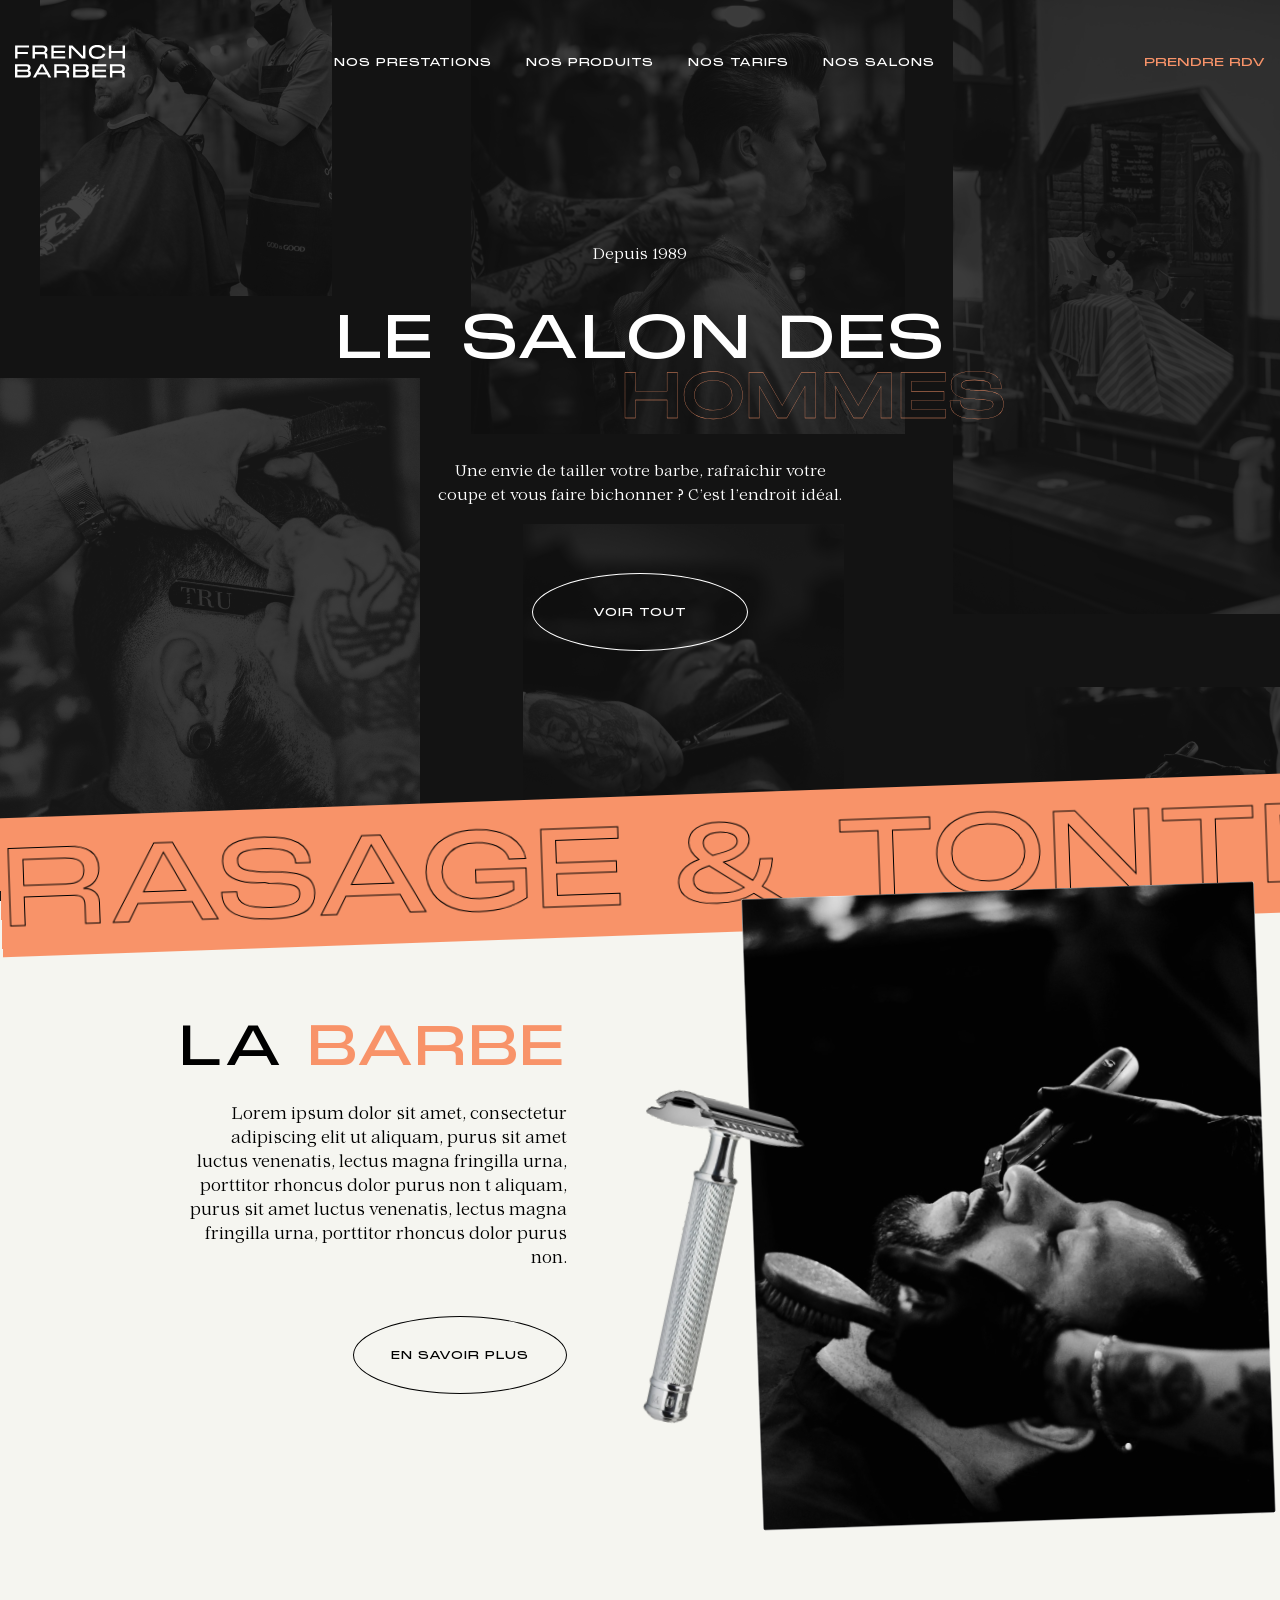
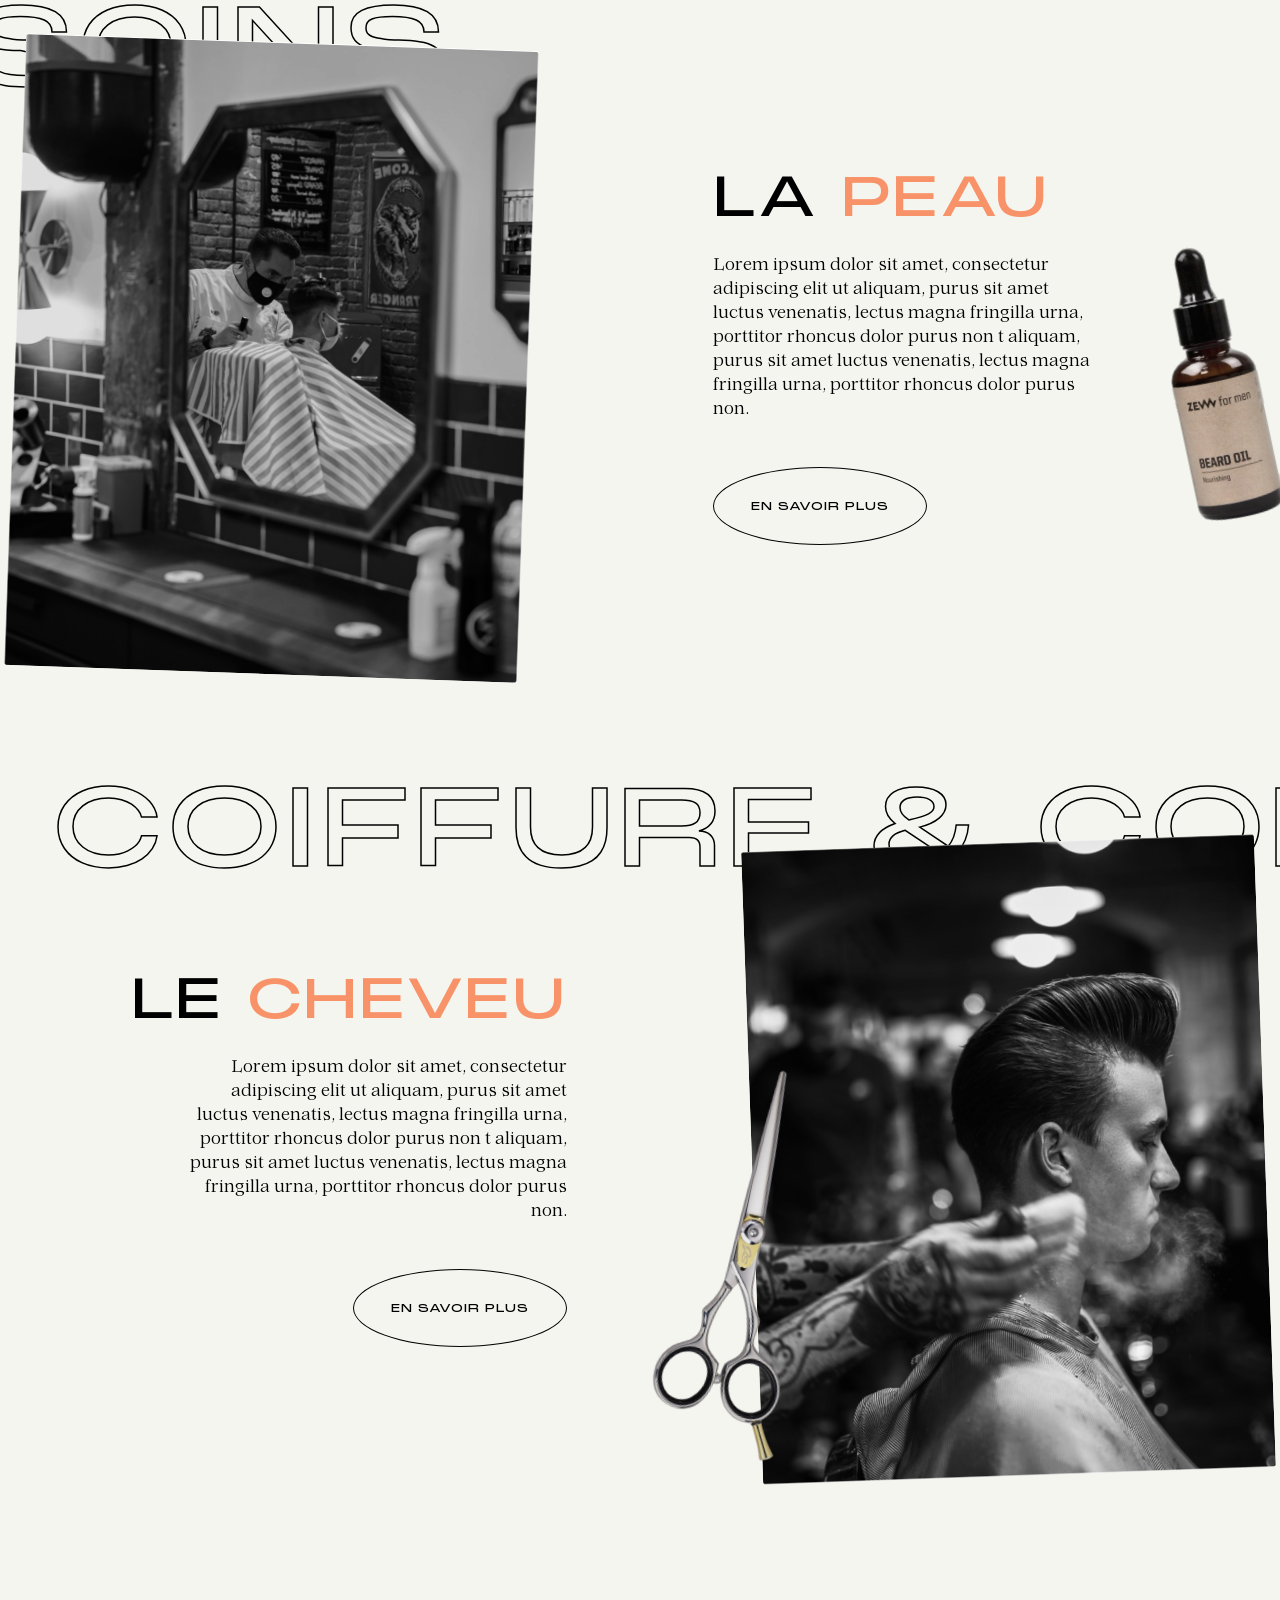
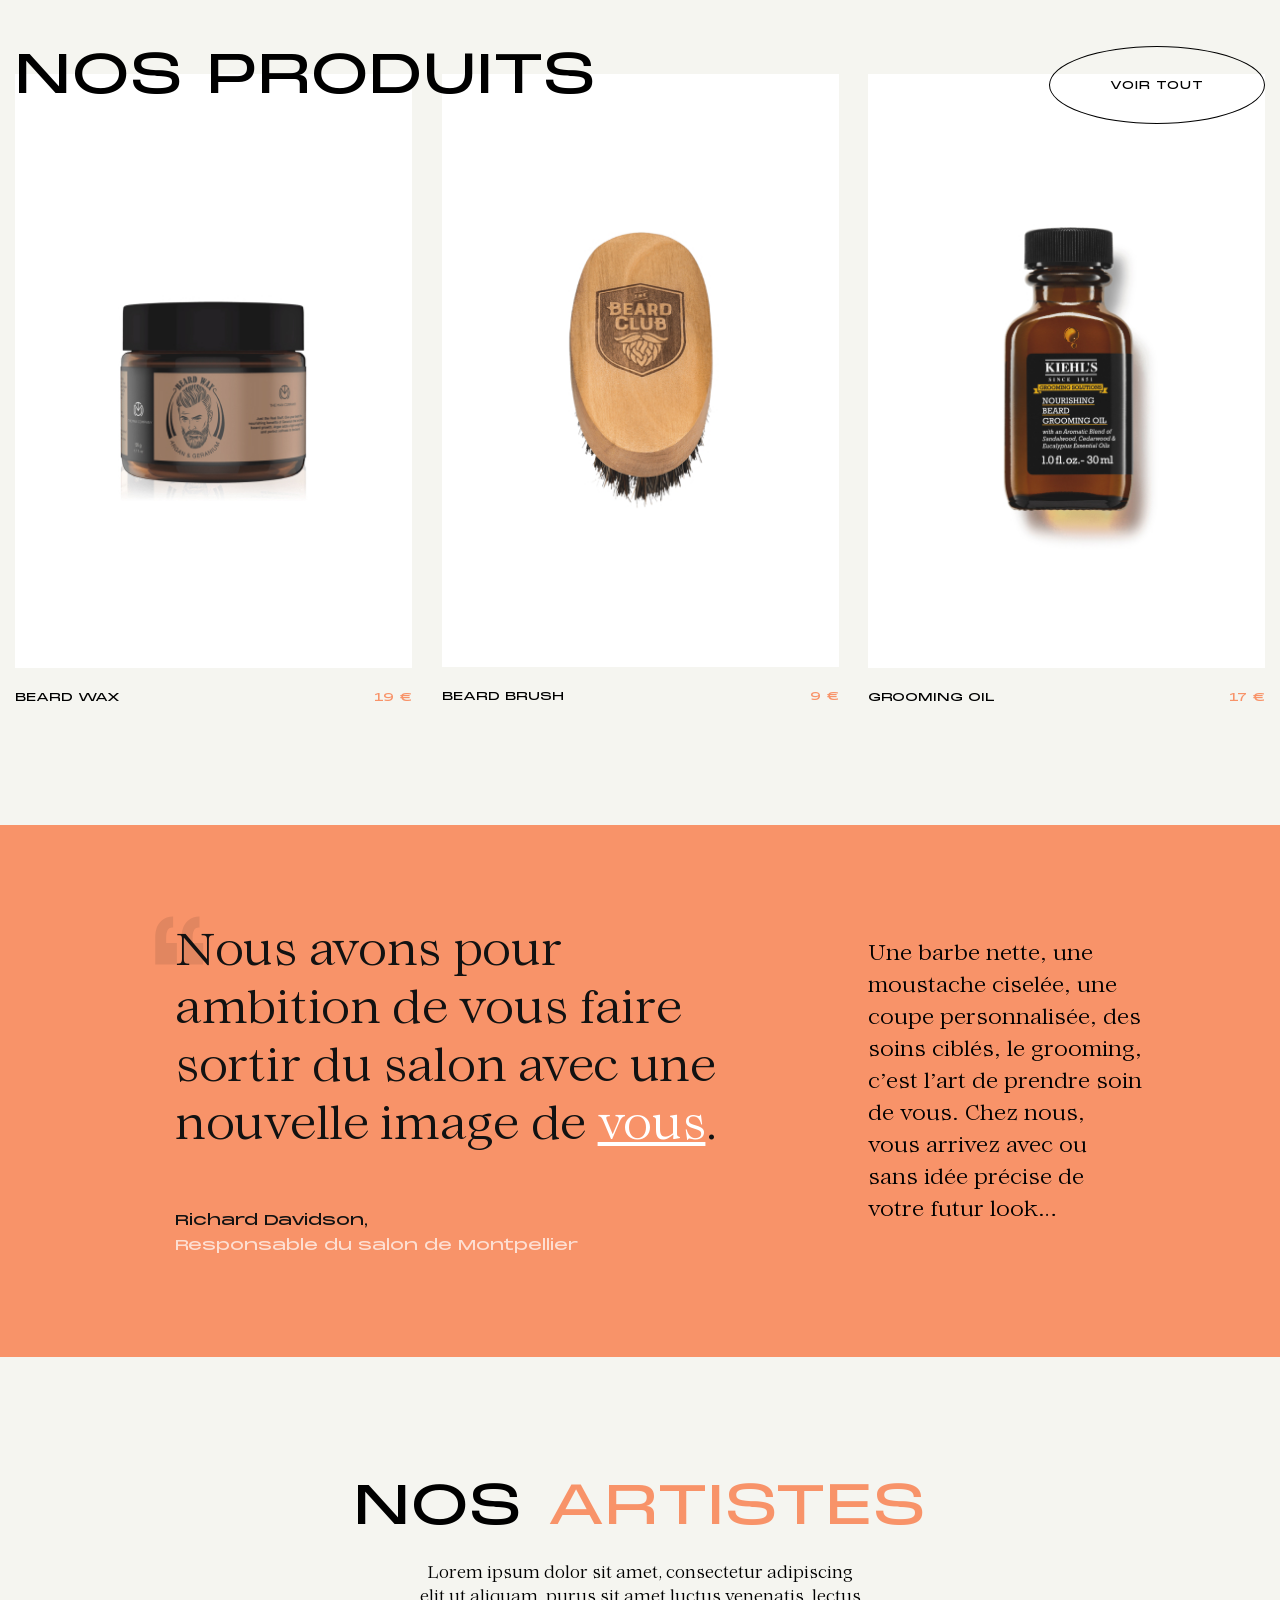
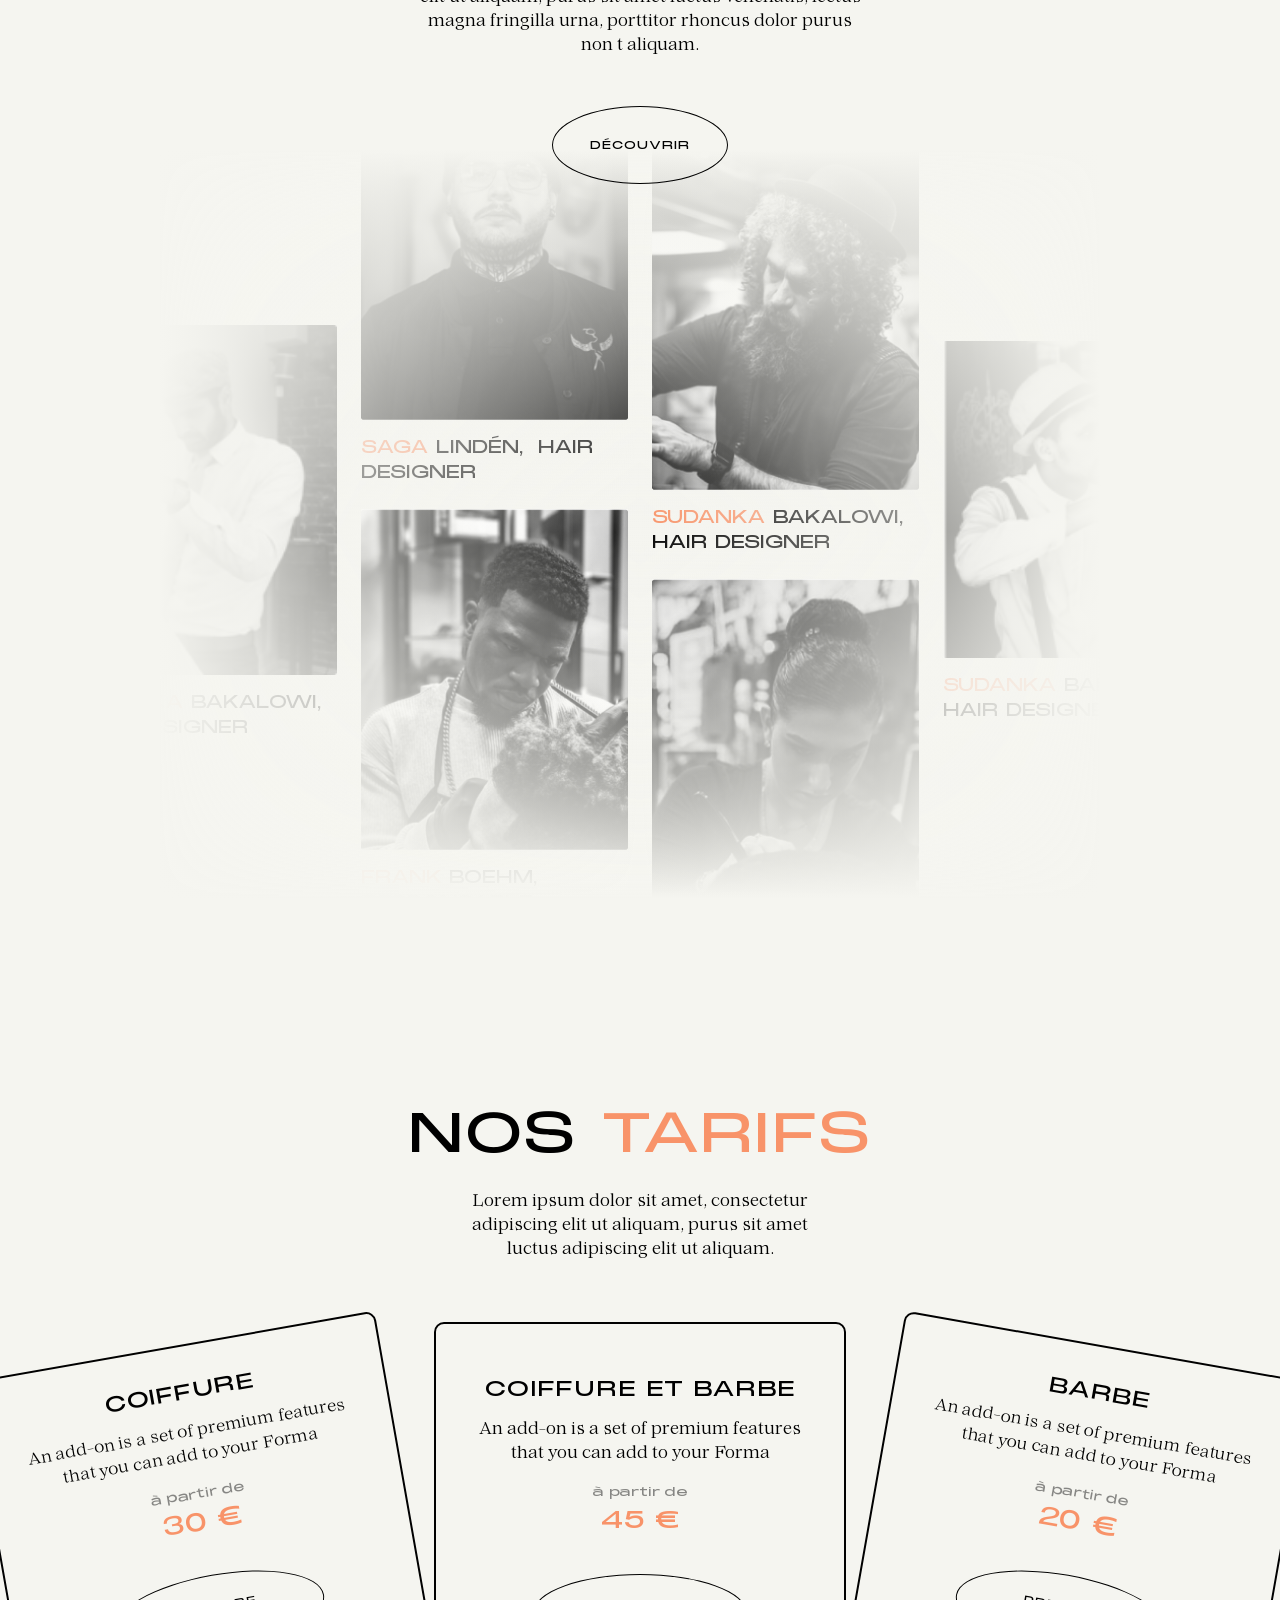
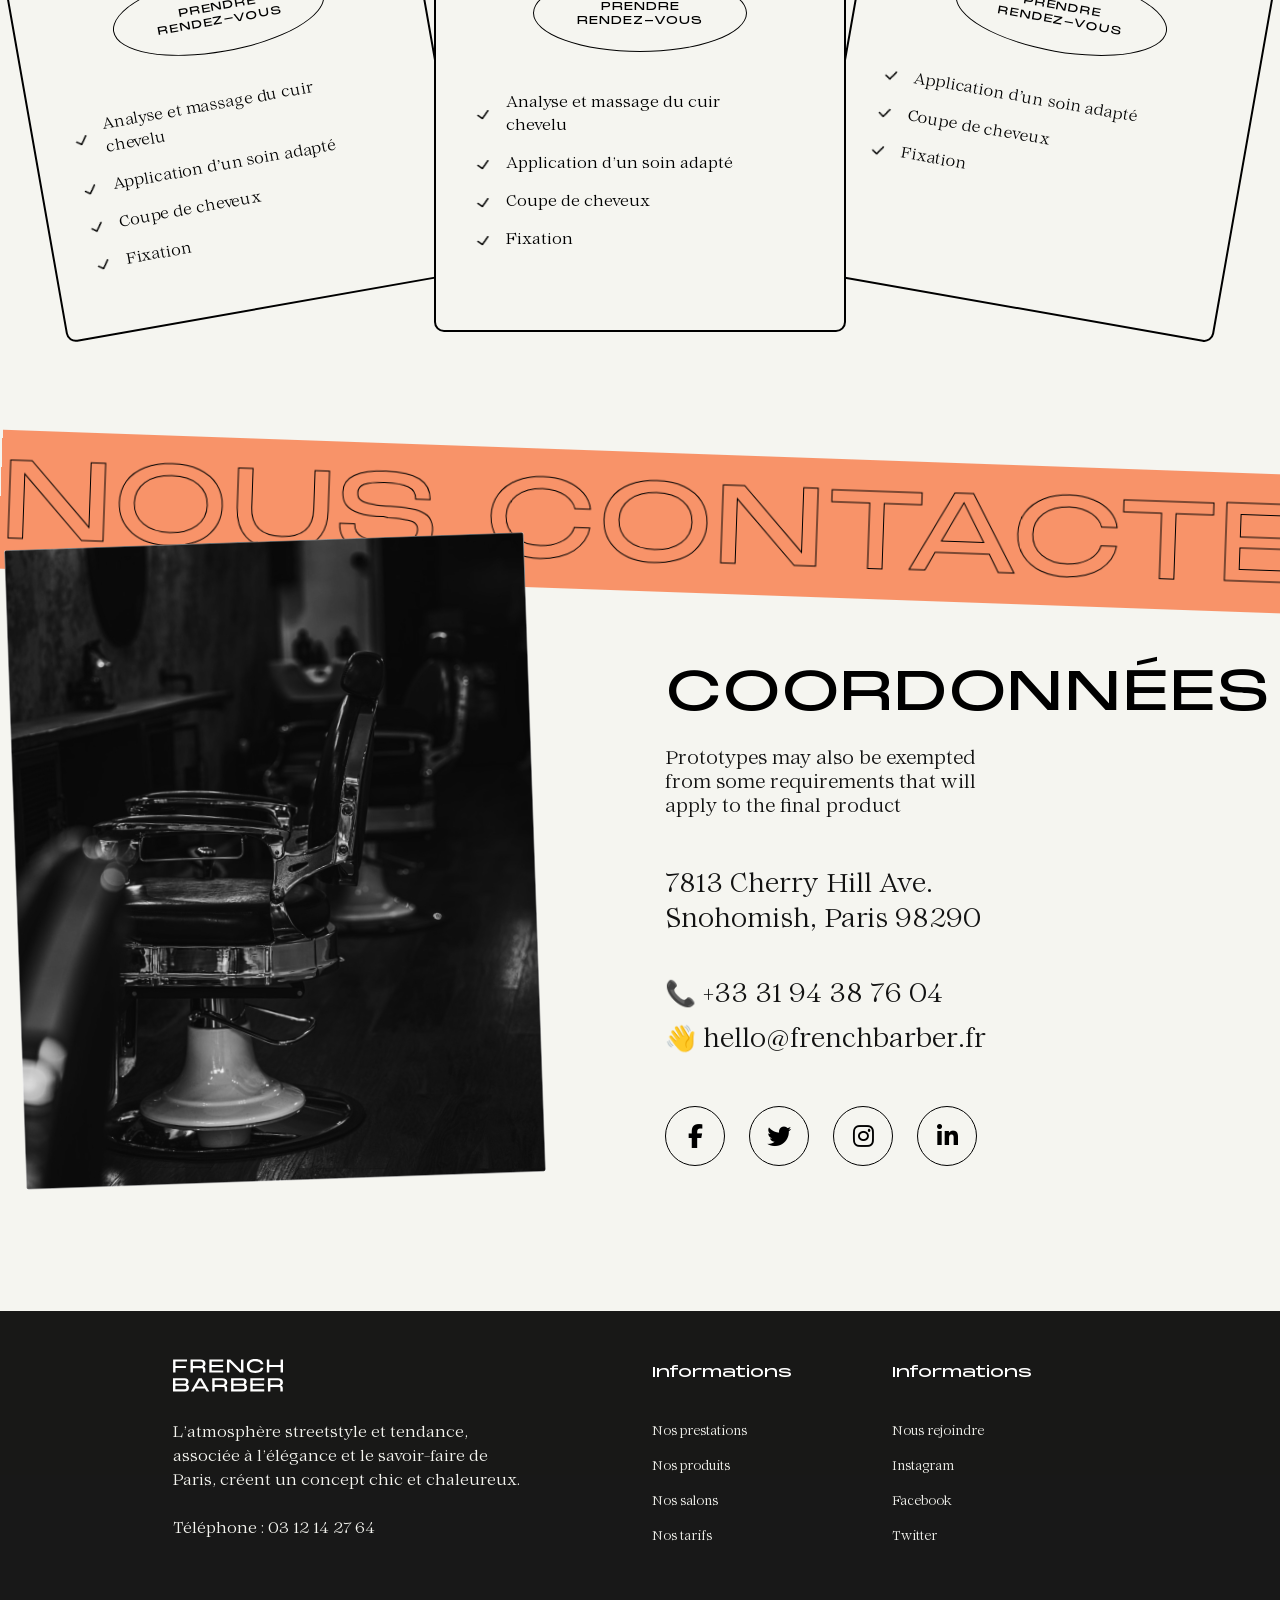
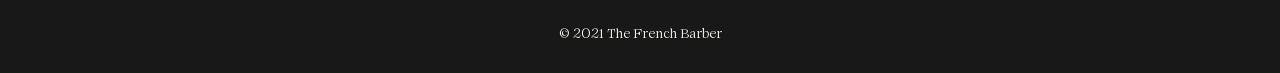
<file: French-Baber/index.html>
<!DOCTYPE html>
<html lang="en">

<head>
    <meta charset="UTF-8">
    <meta name="viewport" content="width=device-width, initial-scale=1.0">
    <title>FRENCH BABER</title>
    <link rel="stylesheet" href="https://cdnjs.cloudflare.com/ajax/libs/font-awesome/6.6.0/css/all.min.css" />
    <link rel="stylesheet" href="assets/css/animate.css">
    <link rel="stylesheet" href="assets/css/slick.css">
    <link rel="stylesheet" href="assets/css/bootstrap.min.css">
    <link rel="stylesheet" href="assets/css/style.css">
</head>

<body>

    <header class="header">
        <div class="container">
            <div class="header-wrapper">
                <div class="logo"><a href="#"><img src="assets/image/Logo.svg" alt="logo"></a></div>
                <ul class="menu-bar">
                    <li><a href="#">Nos prestations</a></li>
                    <li><a href="#">Nos PRODUITS</a></li>
                    <li><a href="#">Nos TARIFS</a></li>
                    <li><a href="#">Nos SALONS</a></li>
                    <li class="mobile-links"><a href="#">Le Salon</a></li>
                    <li class="mobile-links"><a href="#">Les Prestations</a></li>
                    <li class="mobile-links"><a href="#">Les Produits</a></li>
                    <li class="mobile-links"><a href="#">Nos Tarifs</a></li>
                    <li class="mobile-links"><a href="#">Contact 👋</a></li>
                </ul>
                <div class="header-right">
                    <a href="#">PRENDRE RDV</a>
                    <button class="toggle-btn">MENU</button>
                </div>
            </div>
        </div>
    </header>

    <section class="banner">
        <img src="assets/image/banner-bg-sm.png" alt="" class="banner-bg-sm">
        <div class="image-bg__1 wow bounceInDown" data-wow-duration="1s" data-wow-delay="0.5s"><img src="assets/image/banner-bg-image-1.jpg" alt=""></div>
        <div class="image-bg__2 wow bounceInDown" data-wow-duration="1s" data-wow-delay="1.2s"><img src="assets/image/banner-bg-image-2.jpg" alt=""></div>
        <div class="image-bg__3 wow bounceInRight" data-wow-duration="1s" data-wow-delay="0.8s"><img src="assets/image/banner-bg-image-3.jpg" alt=""></div>
        <div class="image-bg__4 wow bounceInLeft" data-wow-duration="1s"><img src="assets/image/banner-bg-image-4.jpg" alt=""></div>
        <div class="image-bg__5 wow bounceInUp" data-wow-duration="1s" data-wow-delay="2s"><img src="assets/image/banner-bg-image-5.jpg" alt=""></div>
        <div class="image-bg__6 wow bounceInRight" data-wow-duration="1s" data-wow-delay="1.6s"><img src="assets/image/banner-bg-image-6.jpg" alt=""></div>
        <div class="container">
            <div class="banner-content wow fadeInLeftBig" data-wow-duration="0.8s" data-wow-delay="2.4s">
                <span>Depuis 1989</span>
                <h1>le salon des <strong>hommes</strong></h1>
                <p class="paragraphe">Une envie de tailler votre barbe, rafraîchir votre coupe et vous faire bichonner ?
                    C’est l’endroit idéal.</p>
                <a class="primary-btn" href="#">VOIR TOUT</a>
            </div>
        </div>
    </section>

    <section class="marquee-wrap">
        <div class="marquee">
            <span>RASAGE & TONTE&nbsp;</span>
            <span>RASAGE & TONTE&nbsp;</span>
            <span>RASAGE & TONTE&nbsp;</span>
            <span>RASAGE & TONTE&nbsp;</span>
        </div>
    </section>

    <section class="services-area">
        <div class="container">
            <div class="services-wrap">
                <div class="services-detail">
                    <h2>LA <span>BARBE</span></h2>
                    <p>Lorem ipsum dolor sit amet, consectetur adipiscing elit ut aliquam, purus sit amet luctus
                        venenatis, lectus magna fringilla urna, porttitor rhoncus dolor purus non t aliquam, purus sit
                        amet luctus venenatis, lectus magna fringilla urna, porttitor rhoncus dolor purus non.
                    </p>
                    <a class="primary-btn" href="#">EN SAVOIR PLUS</a>
                </div>
                <div class="services-image wow tada" data-wow-duration="1s" data-wow-offset="300">
                    <img class="main_img" src="assets/image/services-image-1.jpg" alt="">
                    <img src="assets/image/prestation_product.png" alt="" class="float-img">
                </div>
            </div>
            <div class="services-wrap">
                <span class="title-bg">SOINS</span>
                <img src="assets/image/product-cream-image.png" alt="" class="product-cream">
                <div class="services-detail">
                    <h2>LA <span>PEAU</span></h2>
                    <p>Lorem ipsum dolor sit amet, consectetur adipiscing elit ut aliquam, purus sit amet luctus
                        venenatis, lectus magna fringilla urna, porttitor rhoncus dolor purus non t aliquam, purus sit
                        amet luctus venenatis, lectus magna fringilla urna, porttitor rhoncus dolor purus non.
                    </p>
                    <a class="primary-btn" href="#">EN SAVOIR PLUS</a>
                </div>
                <div class="services-image wow tada" data-wow-duration="1s" data-wow-offset="150" data-wow-delay="0.2s">
                    <img class="main_img" src="assets/image/services-image-2.jpg" alt="">
                </div>
            </div>
            <div class="services-wrap">
                <span class="title-bg">COIFFURE & COLO</span>
                <div class="services-detail">
                    <h2>LE <span>CHEVEU</span></h2>
                    <p>Lorem ipsum dolor sit amet, consectetur adipiscing elit ut aliquam, purus sit amet luctus
                        venenatis, lectus magna fringilla urna, porttitor rhoncus dolor purus non t aliquam, purus sit
                        amet luctus venenatis, lectus magna fringilla urna, porttitor rhoncus dolor purus non.
                    </p>
                    <a class="primary-btn" href="#">EN SAVOIR PLUS</a>
                </div>
                <div class="services-image wow tada" data-wow-duration="1s" data-wow-offset="150" data-wow-delay="0.2s">
                    <img class="main_img" src="assets/image/services-image-3.jpg" alt="">
                    <img src="assets/image/ciseaux-haircut.png" alt="" class="float-img">
                </div>
            </div>
        </div>
    </section>

    <section class="our-product">
        <div class="container">
            <div class="product-heading">
                <h2>nos produits</h2>
                <a class="primary-btn" href="#">VOIR TOUT</a>
            </div>
            <div class="product-wrapper">
                <div class="product-col wow bounceInLeft" data-wow-duration="1s" data-wow-offset="300">
                    <img src="assets/image/product-image-1.jpg" alt="">
                    <h5>BEARD WAX <span>19 €</span></h5>
                </div>
                <div class="product-col wow bounceIn" data-wow-duration="1s" data-wow-offset="300" data-wow-delay="0.3s">
                    <img src="assets/image/product-image-2.jpg" alt="">
                    <h5>BEARD BRUSH <span>9 €</span></h5>
                </div>
                <div class="product-col wow bounceInRight" data-wow-duration="1s" data-wow-offset="300" data-wow-delay="0.4s">
                    <img src="assets/image/product-image-3.jpg" alt="">
                    <h5>GROOMING OIL <span>17 €</span></h5>
                </div>
            </div>
        </div>
    </section>

    <section class="salon-detail">
        <div class="container">
            <div class="salon-detail-wrap">
                <div class="left-text-box">
                    <img src="assets/image/icon-quotes.svg" alt="">
                    <h3>Nous avons pour ambition de vous faire sortir du salon avec une nouvelle image de
                        <span>vous</span>.
                    </h3>
                    <h6>Richard Davidson, <span>Responsable du salon de Montpellier</span></h6>
                </div>
                <div class="right-text-box">
                    <p>Une barbe nette, une moustache ciselée, une coupe personnalisée, des soins ciblés, le grooming,
                        c’est l’art de prendre soin de vous. Chez nous, vous arrivez avec ou sans idée précise de votre
                        futur look…
                    </p>
                </div>
            </div>
        </div>
    </section>

    <section class="our-artists">
        <div class="container">
            <div class="title-area">
                <h2>NOS <span>ARTISTES</span></h2>
                <p>Lorem ipsum dolor sit amet, consectetur adipiscing elit ut aliquam, purus sit amet luctus venenatis,
                    lectus magna fringilla urna, porttitor rhoncus dolor purus
                    non t aliquam.
                </p>
                <a class="primary-btn" href="#">DÉCOUVRIR</a>
            </div>
            <div class="artist-gallery-wrap">
                <div class="row artists-wrapper">
                    <div class="col-6 col-sm-6 col-lg-3 artists-collumn">
                        <div class="artists-image">
                            <img src="assets/image/artist-image-1.jpg" alt="">
                            <h5><span>Sudanka</span> Bakalowi, Hair Designer</h5>
                        </div>
                    </div>
                    <div class="col-sm-12 col-lg-6 artists-collumn">
                        <div class="row">
                            <div class="col-6 artists-collumn-inner">
                                <div class="artists-image">
                                    <img src="assets/image/artist-image-2.jpg" alt="">
                                    <h5><span>Saga</span> Lindén,  Hair Designer</h5>
                                </div>
                            </div>
                            <div class="col-6 artists-collumn-inner">
                                <div class="artists-image">
                                    <img src="assets/image/artist-image-3.jpg" alt="">
                                    <h5><span>Sudanka</span> Bakalowi, Hair Designer</h5>
                                </div>
                            </div>
                            <div class="col-6 artists-collumn-inner">
                                <div class="artists-image">
                                    <img src="assets/image/artist-image-4.jpg" alt="">
                                    <h5><span>Frank</span> Boehm, Responsable</h5>
                                </div>
                            </div>
                            <div class="col-6 artists-collumn-inner">
                                <div class="artists-image">
                                    <img src="assets/image/artist-image-5.jpg" alt="">
                                    <h5><span>Sudanka</span> Kalloper, Hair Designer</h5>
                                </div>
                            </div>
                        </div>
                    </div>
                    <div class="col-6 col-sm-6 col-lg-3 artists-collumn">
                        <div class="artists-image">
                            <img src="assets/image/artist-image-6.jpg" alt="">
                            <h5><span>Sudanka</span> Bakalowi, Hair Designer</h5>
                        </div>
                    </div>
                </div>
            </div>
        </div>
    </section>

    <section class="our-prices">
        <div class="container">
            <div class="prices-heading">
                <h2>NOS <span>TARIFS</span></h2>
                <p>Lorem ipsum dolor sit amet, consectetur adipiscing elit ut aliquam, purus sit amet luctus
                    adipiscing elit ut aliquam.
                </p>
            </div>
            <div class="prices-wrapper">
                <div class="prices-card">
                    <h4>Coiffure</h4>
                    <p>An add-on is a set of premium features that you can add to your Forma</p>
                    <h5><span>à partir de</span> 30 €</h5>
                    <a class="primary-btn" href="#">PRENDRE<span>RENDEZ-VOUS</span></a>
                    <ul>
                        <li>Analyse et massage du cuir chevelu</li>
                        <li>Application d’un soin adapté</li>
                        <li>Coupe de cheveux</li>
                        <li>Fixation</li>
                    </ul>
                </div>
                <div class="prices-card middle">
                    <h4>Coiffure ET BARBE</h4>
                    <p>An add-on is a set of premium features that you can add to your Forma</p>
                    <h5><span>à partir de</span> 45 €</h5>
                    <a class="primary-btn" href="#">PRENDRE<span>RENDEZ-VOUS</span></a>
                    <ul>
                        <li>Analyse et massage du cuir chevelu</li>
                        <li>Application d’un soin adapté</li>
                        <li>Coupe de cheveux</li>
                        <li>Fixation</li>
                    </ul>
                </div>
                <div class="prices-card">
                    <h4>BARBE</h4>
                    <p>An add-on is a set of premium features that you can add to your Forma</p>
                    <h5><span>à partir de</span> 20 €</h5>
                    <a class="primary-btn" href="#">PRENDRE<span>RENDEZ-VOUS</span></a>
                    <ul>
                        <li>Application d’un soin adapté</li>
                        <li>Coupe de cheveux</li>
                        <li>Fixation</li>
                    </ul>
                </div>
            </div>
        </div>
    </section>

    <section class="contact-us">
        <div class="marquee-wrap contact-marquee">
            <div class="marquee">
                <span>nous contacter &nbsp;</span>
                <span>nous contacter &nbsp;</span>
                <span>nous contacter &nbsp;</span>
                <span>nous contacter &nbsp;</span>
            </div>
        </div>
        <div class="container">
            <div class="contact-wrapper">
                <div class="contact-image"><img src="assets/image/contact-us-image.jpg" alt=""></div>
                <div class="contact-detail">
                    <h2>coordonnées</h2>
                    <p>Prototypes may also be exempted from some requirements that will apply to the final product</p>
                    <div class="location">7813 Cherry Hill Ave. <span> Snohomish, Paris 98290</span></div>
                    <div class="contact-option">
                        <a href="tel:+33 31 94 38 76 04">📞 +33 31 94 38 76 04</a>
                        <a href="mailto:hello@frenchbarber.fr">👋 hello@frenchbarber.fr</a>
                    </div>
                    <ul class="solial-links">
                        <li><a href="#"><i class="fa-brands fa-facebook-f"></i></a></li>
                        <li><a href="#"><i class="fa-brands fa-twitter"></i></a></li>
                        <li><a href="#"><i class="fa-brands fa-instagram"></i></a></li>
                        <li><a href="#"><i class="fa-brands fa-linkedin-in"></i></a></li>
                    </ul>
                </div>
            </div>
        </div>
    </section>

    <footer class="footer">
        <div class="container">
            <div class="footer-wrapper">
                <div class="row">
                    <div class="col-12 col-md-6 footer-col">
                        <div class="footer-logo"><a href="#"><img src="assets/image/Logo.svg" alt="logo"></a></div>
                        <p class="paragraphe">L’atmosphère streetstyle et tendance, associée à l’élégance et le savoir-faire de Paris,
                            créent un concept chic et chaleureux. <br><br>Téléphone : 03 12 14 27 64
                        </p>
                    </div>
                    <div class="col-12 col-md-3 footer-col">
                        <h5><a href="javascript:void(0)">Informations</a></h5>
                        <ul>
                            <li><a href="#">Nos prestations</a></li>
                            <li><a href="#">Nos produits</a></li>
                            <li><a href="#">Nos salons</a></li>
                            <li><a href="#">Nos tarifs</a></li>
                        </ul>
                    </div>
                    <div class="col-12 col-md-3 footer-col">
                        <h5><a href="javascript:void(0)">Informations</a></h5>
                        <ul>
                            <li><a href="#">Nous rejoindre</a></li>
                            <li><a href="#">Instagram</a></li>
                            <li><a href="#">Facebook</a></li>
                            <li><a href="#">Twitter</a></li>
                        </ul>
                    </div>
                </div>
            </div>
            <div class="copy-right">© 2021 The French Barber</div>
        </div>
    </footer>


    <script src="https://cdnjs.cloudflare.com/ajax/libs/jquery/3.7.1/jquery.min.js"></script>
    <script src="assets/js/wow.min.js"></script>
    <script src="assets/js/slick.min.js"></script>
    <script src="assets/js/bootstrap.min.js"></script>
    <script src="assets/js/custom.js"></script>

    <script>
        wow = new WOW(
            {
                offset: 0,
                mobile: false,
                animateClass: 'animated',
            }
        )
        wow.init();
    </script>


</body>

</html>
</file>
<file: French-Baber/assets/css/style.css>
@font-face {
    font-family: 'Monument Extended';
    src: url('../font/PPMonumentExtended-Regular.woff') format('woff'),
        url('../font/PPMonumentExtended-Regular.ttf') format('truetype'),
        url('../font/PPMonumentExtended-Black.woff') format('woff'),
        url('../font/PPMonumentExtended-Black.ttf') format('truetype');
    font-weight: normal;
    font-style: normal;
    font-display: swap;
}

@font-face {
    font-family: 'Lovelace Text';
    src: url('../font/LovelaceText-Regular.woff2') format('woff2'),
        url('../font/LovelaceText-Regular.woff') format('woff');
    font-weight: normal;
    font-style: normal;
    font-display: swap;
}
* {
  box-sizing: border-box;
}

html {
  margin: 0;
  padding: 0;
  scroll-behavior: smooth;
  overflow-x: hidden;
}

body {
    margin: 0;
    padding: 0;
    -webkit-font-smoothing: antialiased;
    -moz-osx-font-smoothing: grayscale;
    font-family: 'Lovelace Text';
    font-style: normal;
    font-weight: 400;
    font-size: 16px;
    line-height: 24px;
    color: #000000;
    background: #F5F5F0;
    overflow-x: hidden;
}

h1,
.h1,
h2,
.h2,
h3,
.h3,
h4,
.h4,
h5,
.h5,
h6,
.h6 {
  margin: 0;
  padding: 0;
  font-family: 'Monument Extended';
}

ul {
  list-style-type: none;
  padding: 0;
  margin: 0;
}

a {
  display: inline-block;
  text-decoration: none;
  -webkit-transition: all 0.4s ease-in-out;
  -o-transition: all 0.4s ease-in-out;
  transition: all 0.4s ease-in-out;
  color: #0b5798;
}

:focus {
  outline: none !important;
  text-decoration: none;
}

a:hover {
  text-decoration: none;
  -webkit-transition: all 0.4s ease-in-out;
  -o-transition: all 0.4s ease-in-out;
  transition: all 0.4s ease-in-out;
}

img {
  max-width: 100%;
  height: auto;
  display: block;
}

iframe {
  max-width: 100%;
}

label {
  display: inline-block;
}

select {
  -webkit-appearance: none;
  -moz-appearance: none;
  appearance: none;
  width: 100%;
}

textarea {
  width: 100%;
  height: 120px;
  border: 1px solid #5a5a5a;
  outline: none;
  padding: 9px 14px;
  font-size: 18px;
  font-weight: 400;
  line-height: 30px;
  color: #707070;
  border-radius: 0px;
  transition: 0.2s ease all;
  background: #f0f0f0;
  resize: none;
}

[type="text"],
[type="date"],
[type="datetime"],
[type="datetime-local"],
[type="email"],
[type="month"],
[type="number"],
[type="password"],
[type="search"],
[type="tel"],
[type="url"],
[type="week"],
[type="date"] {
  width: 100%;
  height: 40px;
  border: 1px solid #5a5a5a;
  outline: none;
  padding: 9px 14px;
  font-size: 18px;
  font-weight: 400;
  line-height: 30px;
  color: #707070;
  border-radius: 0px;
  transition: 0.2s ease all;
  background: #f0f0f0;
}

input::-webkit-input-placeholder {
  color: #707070;
  opacity: 1;
}

textarea::placeholder,
input::placeholder {
  font-size: 18px;
  font-weight: 400;
  line-height: 30px;
  color: #707070;
  opacity: 100;
}

[type="submit"] {
  border: 1px solid #292929;
  outline: none;
  padding: 13px 25px;
  font-size: 18px;
  font-weight: 500;
  line-height: 20px;
  text-transform: uppercase;
  color: #292929;
  border-radius: 0px;
  transition: 0.2s ease all;
  background: #fff;
  text-align: center;
  display: inline-block;
}

[type="submit"]:hover {
  background: #ea3319;
}

h2 {
    font-weight: 400;
    font-size: 55px;
    line-height: 55px;
    letter-spacing: 1px;
    text-transform: uppercase;
    color: #000000;
}

h2 span {
    color: #F89369;
}

h3 {
    font-weight: 400;
    font-size: 30px;
    line-height: 28px;
    letter-spacing: 1px;
    color: #000000;
}

.paragraphe {
    font-size: 15px;
    line-height: 24px;
    font-weight: 400;
}

.primary-btn {
    position: relative;
    display: inline-block;
    font-weight: 400;
    font-size: 11px;
    line-height: 14px;
    letter-spacing: 1px;
    text-transform: uppercase;
    font-family: 'Monument Extended';
    color: #000000;
    border: 1.5px solid #000000;
    border-radius: 50%;
    padding: 31px 37px;
}

.primary-btn::before {
    position: absolute;
    content: "";
    top: 0;
    left: 50%;
    transform: translate(-50%, 0);
    z-index: -1;
    width: 15%;
    height: 15%;
    background: #000000;
    border-radius: 50%;
    opacity: 0;
    transition: 0.3s ease-in-out;
}

.primary-btn:hover {
    color: #ffffff;
    border-color: transparent;
}

.primary-btn:hover:before {
    bottom: 0;
    top: unset;
    width: 100%;
    height: 100%;
    opacity: 1;
}

@media (min-width: 1200px) {
    .container {
        position: relative;
        max-width: 1290px;
        margin: 0 auto;
        padding: 0 15px;
    }
}

@media (max-width: 1023px) {
    h2 {
        font-size: 38px;
        line-height: 1;
    }

    p {
        font-size: 15px;
    }
}

@media (max-width: 767px) {
    h2 {
        font-size: 30px;
        line-height: 28px;
    }
}


/* header css */
.header {
    position: fixed;
    top: 0;
    left: 0;
    width: 100%;
    z-index: 10;
    transition: 0.4s;
    padding: 45px 0;
}

.header.sticky {
    background: #434343;
    box-shadow: 0 0 15px #131313;
    padding: 25px 0;
}

.header-wrapper {
    display: flex;
    flex-wrap: wrap;
    align-items: center;
    justify-content: space-between;
}

.logo a {
    display: block;
    max-width: 110px;
}

.menu-bar {
    display: flex;
    gap: 0 34px;
}

.menu-bar li.mobile-links {
    display: none;
}

.menu-bar li a {
    position: relative;
    font-weight: 400;
    font-size: 11px;
    line-height: 14px;
    letter-spacing: 1px;
    text-transform: uppercase;
    font-family: 'Monument Extended';
    color: #FFFFFF;
    padding: 5px 0;
}

.menu-bar li a::before,
.menu-bar li a::after {
    position: absolute;
    content: "";
    top: 0;
    left: 0;
    width: 0;
    height: 1px;
    background: #F89369;
    transition: 0.4s;
}

.menu-bar li a:hover::before,
.menu-bar li a:hover:after {
    width: 100%;
}

.menu-bar li a::after {
    top: unset;
    left: unset;
    right: 0;
    bottom: 0;
}

.menu-bar li a:hover {
    color: #F89369;
}

.header-right a {
    font-size: 12px;
    line-height: 15px;
    text-transform: uppercase;
    font-family: 'Monument Extended';
    color: #F89369;
}

.toggle-btn {
    display: none;
}

/* banner css */
.banner {
    position: relative;
    background: #131313;
}

.banner::before {
    position: absolute;
    content: "";
    top: 0;
    left: 0;
    z-index: 1;
    width: 100%;
    height: 100%;
    background: rgba(19, 19, 19, 0.8);
}

.banner-bg-sm {
    display: none;
}

.banner .image-bg__1 {
    position: absolute;
    top: -105px;
    left: 3.125vw;
}

.banner .image-bg__2 {
    position: absolute;
    top: -175px;
    left: 36.806vw;
}

.banner .image-bg__3 {
    position: absolute;
    top: 0;
    right: 0;
}

.banner .image-bg__4 {
    position: absolute;
    bottom: 0;
    left: 0;
}

.banner .image-bg__5 {
    position: absolute;
    bottom: 0;
    left: 40.833vw;
}

.banner .image-bg__6 {
    position: absolute;
    bottom: 0;
    right: 0;
}

.banner-content {
    position: relative;
    z-index: 1;
    text-align: center;
    padding: 245px 0 250px 0;
}

.banner-content span {
    display: block;
    font-weight: 400;
    font-size: 15px;
    line-height: 22px;
    color: #FFFFFF;
}

.banner-content h1 {
    display: inline-block;
    font-size: 60px;
    line-height: 60px;
    font-weight: 400;
    letter-spacing: 1px;
    text-transform: uppercase;
    color: #FFFFFF;
    margin: 40px 0 34px 0;
}

.banner-content h1 strong {
    display: block;
    text-align: right;
    color: transparent;
    -webkit-text-stroke: 0.3px #F89369;
    margin-right: -60px;
}

.banner-content p {
    color: #FFFFFF;
    max-width: 410px;
    margin: 0 auto;
    padding-bottom: 64px;
}

.banner-content a {
    color: #FFFFFF;
    border-color: #FFFFFF;
    padding: 31px 60px;
}

.banner-content a:hover {
    color: #000000;
    border-color: transparent;
}

.banner-content a::before {
    background: #FFFFFF;
}


.marquee-wrap {
    position: relative;
    z-index: 1;
    margin-top: -105px;
}

.marquee {
    display: flex;
    align-items: center;
    justify-content: flex-start;
    transform: rotate(-2deg);
}

.marquee span {
    text-transform: uppercase;
    will-change: transform;
    transform: translateX(0);
    white-space: nowrap;
    animation: marquee 24s linear infinite;
    font-family: 'Monument Extended';
    font-size: 110px;
    line-height: 99px;
    font-weight: 500;
    color: transparent;
    background: #F89369;
    padding: 20px 0;
    -webkit-text-stroke: 1px black;
}

@keyframes marquee {
    0% {
      transform: translateX(0);
    }
    100% {
      transform: translateX(-100%);
    }
}

/* services css start */
.services-area {
    position: relative;
    z-index: 1;
    margin-top: -45px;
}

.services-wrap {
    position: relative;
    display: flex;
    flex-wrap: wrap;
    align-items: center;
    padding-bottom: 120px;
}

.services-detail {
    position: relative;
    width: 50%;
    text-align: right;
    padding-right: 73px;
}

.services-detail p {
    color: #000000;
    max-width: 390px;
    margin: 30px 0 45px auto;
}

.services-image {
    position: relative;
    width: 50%;
    padding-left: 112px;
}

.services-image .main_img {
    transform: rotate(-2deg);
    border-radius: 2px;
}

.services-image .float-img {
    position: absolute;
    top: 204px;
    left: -110px;
    transform: rotate(12deg);
}

.services-wrap:nth-child(even) {
    flex-direction: row-reverse;
}

.title-bg {
    position: absolute;
    top: -45px;
    left: -45px;
    font-size: 110px;
    line-height: 99px;
    font-weight: 400;
    letter-spacing: 2px;
    color: #F5F5F0;
    font-family: 'Monument Extended';
    -webkit-text-stroke: 1.5px black;
    white-space: nowrap;
}

.product-cream {
    position: absolute;
    top: calc(50% - 35px);
    right: 0;
    transform: translate(0, -50%) rotate(-12deg);
}

.services-wrap:nth-child(even) .services-image {
    padding-left: 0;
    padding-right: 112px;
}

.services-wrap:nth-child(even) .services-image .main_img {
    transform: rotate(2deg);
}

.services-wrap:nth-child(even) .services-detail {
    text-align: left;
    padding-right: 0;
    padding-left: 73px;
}

.services-wrap:nth-child(even) .services-detail p {
    margin: 30px auto 45px 0;
}

.services-wrap:last-child {
    padding-bottom: 0;
    padding-top: 50px;
}

.services-wrap:last-child .title-bg {
    top: -15px;
    left: 35px;
}

.services-wrap:last-child .services-image .float-img {
    left: 16px;
}

/* our-product css start */
.our-product {
    padding-top: 120px;
}

.product-heading {
    position: relative;
    bottom: -50px;
    z-index: 1;
    display: flex;
    align-items: flex-start;
    justify-content: space-between;
}

.product-heading a {
    padding: 31px 60px;
}

.product-wrapper {
    display: flex;
    flex-wrap: wrap;
    margin: 0 -15px;
}

.product-col {
    width: 33.33%;
    padding: 0 15px;
}

.product-col img {
    width: 100%;
}

.product-col h5 {
    display: flex;
    align-items: center;
    justify-content: space-between;
    font-size: 12px;
    line-height: 15px;
    font-weight: 400;
    color: #000000;
    margin-top: 22px;
}

.product-col h5 span {
    color: #F89369;
}

/* salon-detail css start */
.salon-detail {
    background: #F89369;
    padding: 100px 0;
    margin-top: 120px;
}

.salon-detail-wrap {
    display: flex;
    flex-wrap: wrap;
    align-items: center;
}

.left-text-box {
    position: relative;
    z-index: 1;
    width: 63%;
    padding: 0 65px 0 160px;
}

.left-text-box img {
    position: absolute;
    top: -15px;
    left: 134px;
    z-index: -1;
}

.left-text-box h3 {
    font-size: 45px;
    line-height: 58px;
    letter-spacing: -0.3px;
    font-weight: 400;
    font-family: 'Lovelace Text';
    color: #121212;
}

.left-text-box h3 span {
    color: #FFFFFF;
    text-decoration: underline;
}

.left-text-box h6 {
    font-size: 15px;
    line-height: 25px;
    font-weight: 400;
    color: #121212;
    margin-top: 50px;
}

.left-text-box h6 span {
    display: block;
    color: #FFFFFF;
    opacity: 0.7;
}

.right-text-box {
    width: 37%;
    padding-left: 65px;
}

.right-text-box p {
    font-size: 21px;
    line-height: 32px;
    color: #000000;
    max-width: 274px;
    margin-right: auto;
}

/* our artists css start */
.our-artists {
    padding-top: 120px;
}

.title-area {
    position: relative;
    z-index: 1;
    text-align: center;
    margin-bottom: -105px;
}

.title-area p {
    max-width: 450px;
    padding: 30px 0 48px 0;
    margin: 0 auto;
}

.artist-gallery-wrap {
    position: relative;
    max-width: 1140px;
    margin: 0 auto;
}

.artist-gallery-wrap::before,
.artist-gallery-wrap::after {
    position: absolute;
    content: "";
    top: 0;
    left: 0;
    width: 100%;
    height: 100%;
    background: linear-gradient(180deg, #F5F5F0 7.8%, rgba(245, 245, 240, 0) 49.97%, #F5F5F0 90.4%);
}

.artist-gallery-wrap::after {
    background: linear-gradient(90deg, #F5F5F0 7.8%, rgba(245, 245, 240, 0) 49.97%, #F5F5F0 90.4%);
}

.artists-wrapper {
    align-items: center;
}

.artists-collumn .row {
    row-gap: 24px;
}

.artists-collumn-inner:nth-child(even) {
    margin-top: 70px;
}

.artists-collumn-inner:nth-child(3),
.artists-collumn-inner:last-child {
    margin-top: -70px;
}

.artists-collumn-inner:last-child {
    margin-top: 0;
}

.artists-image img {
    width: 100%;
    border-radius: 2px;
}

.artists-image h5 {
    font-size: 17px;
    line-height: 25px;
    font-weight: 400;
    text-transform: uppercase;
    color: #000000;
    margin-top: 15px;
}

.artists-image h5 span {
    color: #F89369;
}

/* our-prices css start */
.our-prices {
    padding-top: 120px;
}

.prices-heading {
    text-align: center;
    margin-bottom: 60px;
}

.prices-heading p {
    max-width: 390px;
    padding-top: 30px;
    margin: 0 auto;
}

.prices-wrapper {
    display: flex;
    flex-wrap: wrap;
    align-items: center;
    justify-content: space-between;
}

.prices-card {
    width: calc(33.33% - 5px);
    text-align: center;
    border: 2px solid #000000;
    background: #F5F5F0;
    border-radius: 10px;
    min-height: 570px;
    padding: 30px 40px;
}

.prices-card.middle {
    position: relative;
    z-index: 1;
    padding: 50px 40px;
}

.prices-card:first-child {
    transform: rotate(-10deg);
}

.prices-card:last-child {
    transform: rotate(10deg);
}

.prices-card h4 {
    font-size: 21px;
    line-height: 30px;
    font-weight: 400;
    letter-spacing: 1px;
    text-transform: uppercase;
}

.prices-card p {
    color: #000000;
    margin: 14px 0;
}

.prices-card h5 {
    font-size: 25px;
    line-height: 30px;
    font-weight: 400;
    letter-spacing: -0.2px;
    color: #F89369;
}

.prices-card h5 span {
    display: block;
    font-size: 12px;
    line-height: 24px;
    font-weight: 400;
    color: rgba(0, 0, 0, 0.45);
}

.prices-card a {
    padding: 24px 43px;
    margin: 40px 0;
}

.prices-card a span {
    display: block;
}

.prices-card ul {
    padding: 0 50px 28px 0;
}

.prices-card ul li {
    position: relative;
    text-align: left;
    font-size: 15px;
    line-height: 23px;
    font-weight: 400;
    color: #000000;
    padding-left: 30px;
    margin-bottom: 15px;
}

.prices-card ul li:last-child {
    margin-bottom: 0;
}

.prices-card ul li::before {
    position: absolute;
    content: "";
    top: 50%;
    left: 0;
    width: 15px;
    height: 15px;
    transform: translate(0, -50%);
    background: url(../image/Check.png) no-repeat center center;
}

/* contact-us css start */
.contact-us {
    padding-top: 120px;
}

.marquee-wrap.contact-marquee {
    margin-top: 0;
    padding-bottom: 0;
}

.contact-marquee .marquee {
    transform: rotate(2deg);
}

.contact-wrapper {
    position: relative;
    z-index: 1;
    display: flex;
    flex-wrap: wrap;
    align-items: flex-end;
    margin-top: -60px;
}

.contact-image {
    width: 50%;
    padding: 10px 0;
}

.contact-image img {
    width: 520px;
    transform: rotate(-2deg);
    border-radius: 2px;
}

.contact-detail {
    width: 50%;
    padding-left: 25px;
}

.contact-detail p {
    font-size: 18px;
    line-height: 24px;
    color: #121212;
    max-width: 360px;
    padding: 30px 0 48px 0;
    margin-bottom: 0;
}

.contact-detail .location {
    font-size: 25px;
    line-height: 35px;
    font-weight: 400;
    color: #121212;
}

.contact-detail .location span {
    display: block;
}

.contact-option {
    display: inline-flex;
    flex-direction: column;
    row-gap: 10px;
    padding: 40px 0 48px 0;
}

.contact-option a {
    font-size: 25px;
    line-height: 35px;
    font-weight: 400;
    color: #121212;
}

.contact-option a:hover {
    text-decoration: underline;
}

.solial-links {
    display: flex;
    gap: 0 24px;
    padding-bottom: 25px;
}

.solial-links li a {
    display: flex;
    align-items: center;
    justify-content: center;
    width: 60px;
    height: 60px;
    border-radius: 50%;
    border: 1px solid #000000;
    font-size: 24px;
    color: #000000;
}

.solial-links li a:hover {
    background: #000000;
    color: #FFFFFF;
}

/* footer css start */
.footer {
    background: rgba(0, 0, 0, 0.9);
    margin-top: 120px;
}

.footer-wrapper {
    padding: 48px 0;
    max-width: 935px;
    margin: 0 auto;
}

.footer-logo a {
    display: block;
    max-width: 110px;
}

.footer-col p {
    color: #F5F5F0;
    padding-right: 105px;
    margin: 30px 0 0;
}

.footer-col h5 {
    font-size: 15px;
    line-height: 25px;
    font-weight: 400;
    color: #F5F5F0;
    margin-bottom: 35px;
}

.footer-col h5 a {
    display: block;
    color: #FFFFFF;
    pointer-events: none;
}

.footer-col ul li {
    margin-bottom: 10px;
}
.footer-col ul li:last-child {
    margin-bottom: 0;
}

.footer-col ul li a {
    font-size: 12px;
    line-height: 24px;
    font-weight: 400;
    color: #F5F5F0;
}

.copy-right {
    text-align: center;
    font-size: 12px;
    line-height: 24px;
    font-weight: 400;
    color: #F5F5F0;
    padding: 26px 0;
}


/* =====Tab Responsive Start===== */
@media (max-width: 1023px) {
    .toggle-btn {
        border: none;
        position: relative;
        z-index: 99;
        display: block;
        font-size: 11px;
        line-height: 14px;
        letter-spacing: 1px;
        text-transform: uppercase;
        font-family: 'Monument Extended';
        font-weight: 400;
        color: #F89369;
        background: transparent;
        border: 1.5px solid #F89369;
        border-radius: 50%;
        padding: 15px 30px;
    }

    .header {
        padding: 30px 0;
    }

    .header-right a {
        display: none;
    }

    .menu-bar {
        display: flex;
        flex-direction: column;
        gap: 35px 0;
        position: fixed;
        top: 0;
        left: 0;
        width: 100%;
        height: 100%;
        transition: 0.4s;
        padding-top: 160px;
    }

    .header.sticky .menu-bar.show {
        background: rgba(0, 0, 0, 1);
    }

    .menu-bar li {
        display: none;
    }

    .menu-bar li.mobile-links {
        position: relative;
        top: 20px;
        display: block;
        text-align: center;
        opacity: 0;
        overflow: hidden;
        visibility: hidden;
        transition: 0.3s ease;
    }

    .menu-bar li.mobile-links:nth-child(5) {
        top: 40px;
        transition-delay: 0.10s;
    }
    .menu-bar li.mobile-links:nth-child(6) {
        top: 60px;
        transition-delay: 0.15s;
    }
    .menu-bar li.mobile-links:nth-child(7) {
        top: 80px;
        transition-delay: 0.20s;
    }
    .menu-bar li.mobile-links:nth-child(8) {
        top: 100px;
        transition-delay: 0.25s;
    }
    .menu-bar li.mobile-links:last-child {
        top: 120px;
        transition-delay: 0.30s;
    }

    .menu-bar.show li.mobile-links {
        opacity: 1;
        visibility: visible;
        top: 0;
    }

    .menu-bar li.mobile-links a {
        font-size: 23px;
        line-height: 30px;
        font-weight: 400;
        color: #F5F5F0;
        font-family: 'Monument Extended';
    }


    /* --------------- */
    .banner {
        overflow: hidden;
    }

    .banner .image-bg__1,
    .banner .image-bg__2,
    .banner .image-bg__3,
    .banner .image-bg__4,
    .banner .image-bg__5,
    .banner .image-bg__6 {
        display: none;
    }

    .banner-bg-sm {
        display: block;
        position: absolute;
        top: -40px;
        left: -70px;
        width: 1450px;
        max-width: 1450px;
    }

    .banner-content {
        opacity: 1;
        transition: 0.3s linear;
        padding: 150px 0 180px 0;
    }

    .banner-content.active {
        opacity: 0;
        transform: scale(0.2);
    }

    .banner-content h1 {
        font-size: 40px;
        line-height: 1;
        text-align: center;
        margin: 25px 0;
    }

    .banner-content h1 strong {
        text-align: center;
    }

    .banner-content p {
        padding-bottom: 40px;
    }


    /* ----------- */
    .marquee-wrap {
        margin-top: -75px;
        padding-bottom: 0;
    }

    .marquee span {
        font-size: 70px;
        line-height: 60px;
        padding: 15px 0;
    }


    /* -------------- */
    .services-area {
        position: unset;
        z-index: unset;
        margin-top: 30px;
    }

    .services-wrap {
        padding-bottom: 100px;
    }

    .services-detail {
        padding-right: 20px;
    }

    .services-detail p {
        margin: 15px 0 30px auto;
    }

    .services-image {
        padding-left: 40px;
    }

    .services-image .float-img {
        top: 140px;
        left: -60px;
        max-width: 170px;
    }

    .title-bg {
        left: -35px;
        font-size: 80px;
        line-height: 70px;
    }

    .services-wrap:nth-child(even) .services-image {
        padding-right: 40px;
    }

    .services-wrap:nth-child(even) .services-detail {
        padding-left: 20px;
    }

    .services-wrap:nth-child(even) .services-detail p {
        margin: 15px auto 30px 0;
    }

    .product-cream {
        top: calc(50% + 50px);
        max-width: 50px;
    }

    .services-wrap:last-child .title-bg {
        left: 80px;
    }

    .services-wrap:last-child .services-image .float-img {
        left: -10px;
        max-width: 100px;
    }

    /* --------------- */
    .our-product {
        position: relative;
        padding-top: 80px;
    }

    .product-heading {
        justify-content: center;
        bottom: -20px;
    }

    .product-heading a {
        position: absolute;
        bottom: -450px;
        left: 50%;
        transform: translate(-50%, 0);
    }

    /*----------------  */
    .salon-detail {
        padding: 70px 0;
        margin-top: 180px;
    }

    .left-text-box {
        padding-left: 0;
        padding-right: 30px;
    }

    .left-text-box h3 {
        font-size: 32px;
        line-height: 45px;
    }

    .left-text-box h6 {
        margin-top: 25px;
    }

    .right-text-box {
        padding-left: 0;
    }

    .right-text-box p {
        font-size: 18px;
        line-height: 28px;
        margin-bottom: 0;
    }

    .left-text-box img {
        top: -22px;
        left: 8px;
    }

    /* ----------------- */
    .our-artists {
        padding-top: 80px;
    }

    .title-area {
        margin-bottom: -60px;
    }

    .title-area p {
        padding: 15px 0 30px 0;
    }

    .artist-gallery-wrap {
        padding: 0 50px;
    }

    .artists-wrapper .artists-collumn:first-child {
        order: 2;
        margin-top: 0;
    }

    .artists-wrapper .artists-collumn:last-child {
        order: 3;
        margin-top: 50px;
    }

    .artists-wrapper .artists-collumn:nth-child(2) {
        order: 1;
    }

    .artists-collumn-inner:nth-child(even) {
        margin-top: 50px;
    }

    .artists-collumn-inner:nth-child(3) {
        margin-top: 0;
    }

    .artists-collumn-inner:last-child {
        margin-top: 50px;
    }

    .artists-collumn .row {
        row-gap: 0;
    }

    /* ----------------- */
    .our-prices {
        padding-top: 80px;
    }

    .our-prices .container {
        max-width: 100%;
        padding: 0;
    }

    .prices-heading p {
        padding-top: 20px;
    }

    .prices-wrapper {
        display: block;
    }

    .prices-card {
        min-height: 610px;
        transition: 0.2s linear;
    }

    .prices-card.prev-slide {
        transform: translate(25px, 58px) rotate(-10deg) scale(0.95) !important;
    }

    .prices-card.next-slide {
        transform: translate(-25px, 58px) rotate(10deg) scale(0.95) !important;
    }

    .prices-card.slick-active {
        position: relative;
        transform: rotate(0) !important;
        z-index: 2;
    }

    .prices-wrapper .slick-list {
        padding: 0 150px 58px 150px !important;
    }

    .slick-dots {
        display: flex;
        gap: 0 6px;
        justify-content: center;
    }

    .slick-dots li {
        display: flex;
    }

    .slick-dots li button {
        border: none;
        font-size: 0;
        line-height: normal;
        background: rgba(0, 0, 0, 0.2);
        width: 20px;
        height: 2px;
    }

    .slick-dots li.slick-active button {
        background: rgba(0, 0, 0, 1);
    }

    /* ---------------- */
    .contact-us {
        padding-top: 70px;
    }

    .contact-wrapper {
        align-items: flex-start;
        margin-top: -25px;
    }

    .contact-detail {
        padding: 55px 0 0 25px;
    }

    .contact-detail h2 {
        font-size: 32px;
    }

    .contact-detail p {
        font-size: 16px;
        padding: 20px 0 40px 0;
    }

    .contact-detail .location {
        font-size: 20px;
        line-height: 30px;
    }

    .contact-option {
        padding: 24px 0 40px 0;
    }

    .contact-option a {
        font-size: 20px;
        line-height: 30px;
    }

    .solial-links {
        padding-bottom: 0;
    }

    /* --------------- */
    .footer {
        margin-top: 80px;
    }

    .footer-wrapper {
        padding: 40px 0;
    }

    .footer-col p {
        padding-right: 10px;
    }

    .copy-right {
        padding: 15px 0;
    }
/* =====Tab Responsive End===== */
}

/* =====Mobile Responsive Start===== */
@media (max-width: 767px) {
    .logo a {
        max-width: 88px;
    }

    .toggle-btn {
        padding: 9px 21.2px;
    }

    .toggle-btn.active {
        border-color: transparent;
    }

    .banner-content {
        padding: 115px 0 140px 0;
    }

    .banner-content span {
        font-size: 12px;
    }

    .banner-content h1 {
        font-size: 30px;
        line-height: 38px;
        padding: 0 22px;
    }

    .banner-content h1 strong {
        display: inline-block;
        margin: 0;
    }

    .banner-content p {
        padding: 0 20px 40px 20px;
    }

    .banner-bg-sm {
        top: 0;
        left: -50px;
        width: 850px;
        max-width: 850px;
        transition: 0.3s;
    }

    .banner-bg-sm.active {
        top: -80px;
        left: -415px;
    }

    .marquee-wrap {
        margin-top: -60px;
    }

    .marquee span {
        font-size: 50px;
        line-height: 40px;
    }

    .services-area {
        position: relative;
        z-index: 1;
        margin-top: -18px;
    }

    .services-wrap {
        flex-direction: column-reverse;
        row-gap: 30px;
    }

    .services-wrap:nth-child(even) {
        flex-direction: column-reverse;
    }

    .services-detail {
        width: 100%;
        text-align: center !important;
        padding: 0 15px;
    }

    .services-image {
        width: 100%;
        padding-left: 110px;
    }

    .services-image .float-img {
        left: unset;
        right: 165px;
        top: 95px;
    }

    .title-bg {
        top: -35px;
        left: 12px;
        font-size: 55px;
        line-height: 44px;
    }

    .services-wrap:nth-child(even) .services-image {
        padding-right: 110px;
    }

    .product-cream {
        top: 150px;
        right: 70px;
        max-width: 50px;
        z-index: 1;
    }

    .services-wrap:last-child {
        padding-top: 0;
    }

    .services-wrap:last-child .title-bg {
        left: 0px;
        top: -30px;
    }

    .services-wrap:last-child .services-image .float-img {
        left: 65px;
        max-width: 85px;
        top: 50px;
    }

    .our-product {
        padding-top: 45px;
    }

    .our-product .container {
        padding-right: 0;
    }

    .product-heading {
        bottom: -12px;
    }

    .product-wrapper {
        display: block;
        padding-bottom: 35px;
        margin: 0;
    }

    .product-wrapper .slick-list {
        padding: 0 25px 0 0 !important;
        margin: 0 0 0 -7.5px;
    }

    .product-col {
        padding: 0 7.5px;
    }

    .product-col h5 {
        font-size: 11px;
        line-height: 14px;
        margin-top: 12px;
    }

    .product-wrapper .slick-dots {
        position: relative;
        bottom: -35px;
    }

    .product-heading a {
        bottom: -390px;
        width: 214px;
        text-align: center;
        padding: 31px 0;
    }

    .salon-detail {
        padding: 45px 0;
        margin-top: 150px;
    }

    .left-text-box {
        width: 100%;
        padding: 0 25px;
    }

    .left-text-box h3 {
        font-size: 35px;
        line-height: 45px;
    }

    .left-text-box img {
        top: -9px;
        left: 2px;
        width: 48px;
        height: 48px;
    }

    .left-text-box h6 {
        margin-top: 35px;
    }

    .right-text-box {
        width: 100%;
    }

    .right-text-box p {
        font-size: 21px;
        line-height: 30px;
        max-width: 295px;
        margin: 0 auto;
        padding-top: 40px;
    }

    .our-artists {
        padding-top: 45px;
    }

    .title-area {
        margin-bottom: -95px;
    }

    .artist-gallery-wrap {
        padding: 0;
    }

    .artist-gallery-wrap::after {
        background: transparent;
    }

    .artist-gallery-wrap::before {
        background: linear-gradient(180deg, #F5F5F0 7.8%, rgba(245, 245, 240, 0) 49.97%, #F5F5F0 90.4%);
    }

    .artists-collumn-inner:nth-child(even) {
        margin-top: 30px;
    }

    .artists-collumn-inner:nth-child(3) {
        margin-top: -15px;
    }

    .artists-wrapper .artists-collumn:last-child {
        margin-top: 30px;
    }

    .artists-wrapper .artists-collumn:first-child {
        margin-top: -60px;
    }

    .artists-image h5 {
        font-size: 12px;
        line-height: 15px;
    }

    .our-prices {
        padding-top: 0;
    }

    .prices-wrapper .slick-list {
        padding: 0 50px 40px 50px !important;
    }

    .prices-card {
        min-height: 530px;
        padding: 30px 16px !important;
    }

    .prices-card.prev-slide {
        transform: translate(35px, 35px) rotate(-10deg) scale(0.95) !important;
    }

    .prices-card.next-slide {
        transform: translate(-35px, 35px) rotate(10deg) scale(0.95) !important;
    }

    .prices-card h4 {
        font-size: 18px;
    }

    .prices-card p {
        font-size: 12px;
        line-height: 24px;
        margin: 14px 0;
    }

    .prices-card a {
        margin: 15px 0 40px 0;
    }

    .prices-card ul {
        padding: 0;
    }

    .prices-card ul li {
        font-size: 12px;
        line-height: 24px;
        padding-left: 22px;
    }

    .contact-us {
        padding-top: 90px;
    }

    .contact-image {
        width: 100%;
        max-width: 250px;
        margin-right: auto;
    }

    .contact-detail {
        width: 100%;
        text-align: center;
        padding: 32px 0 0 0;
    }

    .contact-detail .location {
        font-size: 18px;
        line-height: 28px;
    }

    .contact-option a {
        font-size: 18px;
        line-height: 28px;
    }

    .solial-links {
        justify-content: center;
    }

    .footer {
        margin-top: 45px;
    }

    .footer-wrapper {
        padding: 30px 0 30px 0;
    }

    .footer-wrapper .row {
        row-gap: 30px;
    }

    .footer-col {
        position: relative;
        text-align: center;
    }
    
    .footer-logo a {
        max-width: 130px;
        margin: 0 auto;
    }

    .footer-col p {
        margin: 30px 0;
    }

    .footer-col p br {
        display: none;
    }

    .footer-col h5 {
        position: relative;
        z-index: 1;
        text-align: left;
        padding: 4px 0;
        margin-bottom: 0;
    }

    .footer-col h5 a {
        pointer-events: unset;
    }

    .footer-col h5::after {
        position: absolute;
        content: "\f107";
        font-size: 18px;
        line-height: 1;
        color: #FFFFFF;
        font-family: 'Fontawesome';
        top: 50%;
        right: 0;
        transform: translate(0, -50%);
        z-index: -1;
        display: flex;
        align-items: center;
        justify-content: center;
        width: 22px;
        height: 22px;
        transition: 0.3s;
    }

    .footer-col h5.active::after {
        transform: translate(0, -50%) rotate(180deg);
    }

    .footer-col ul {
        display: none;
        text-align: left;
        padding-top: 15px;
    }
/* =====Mobile Responsive End===== */
}
</file>
